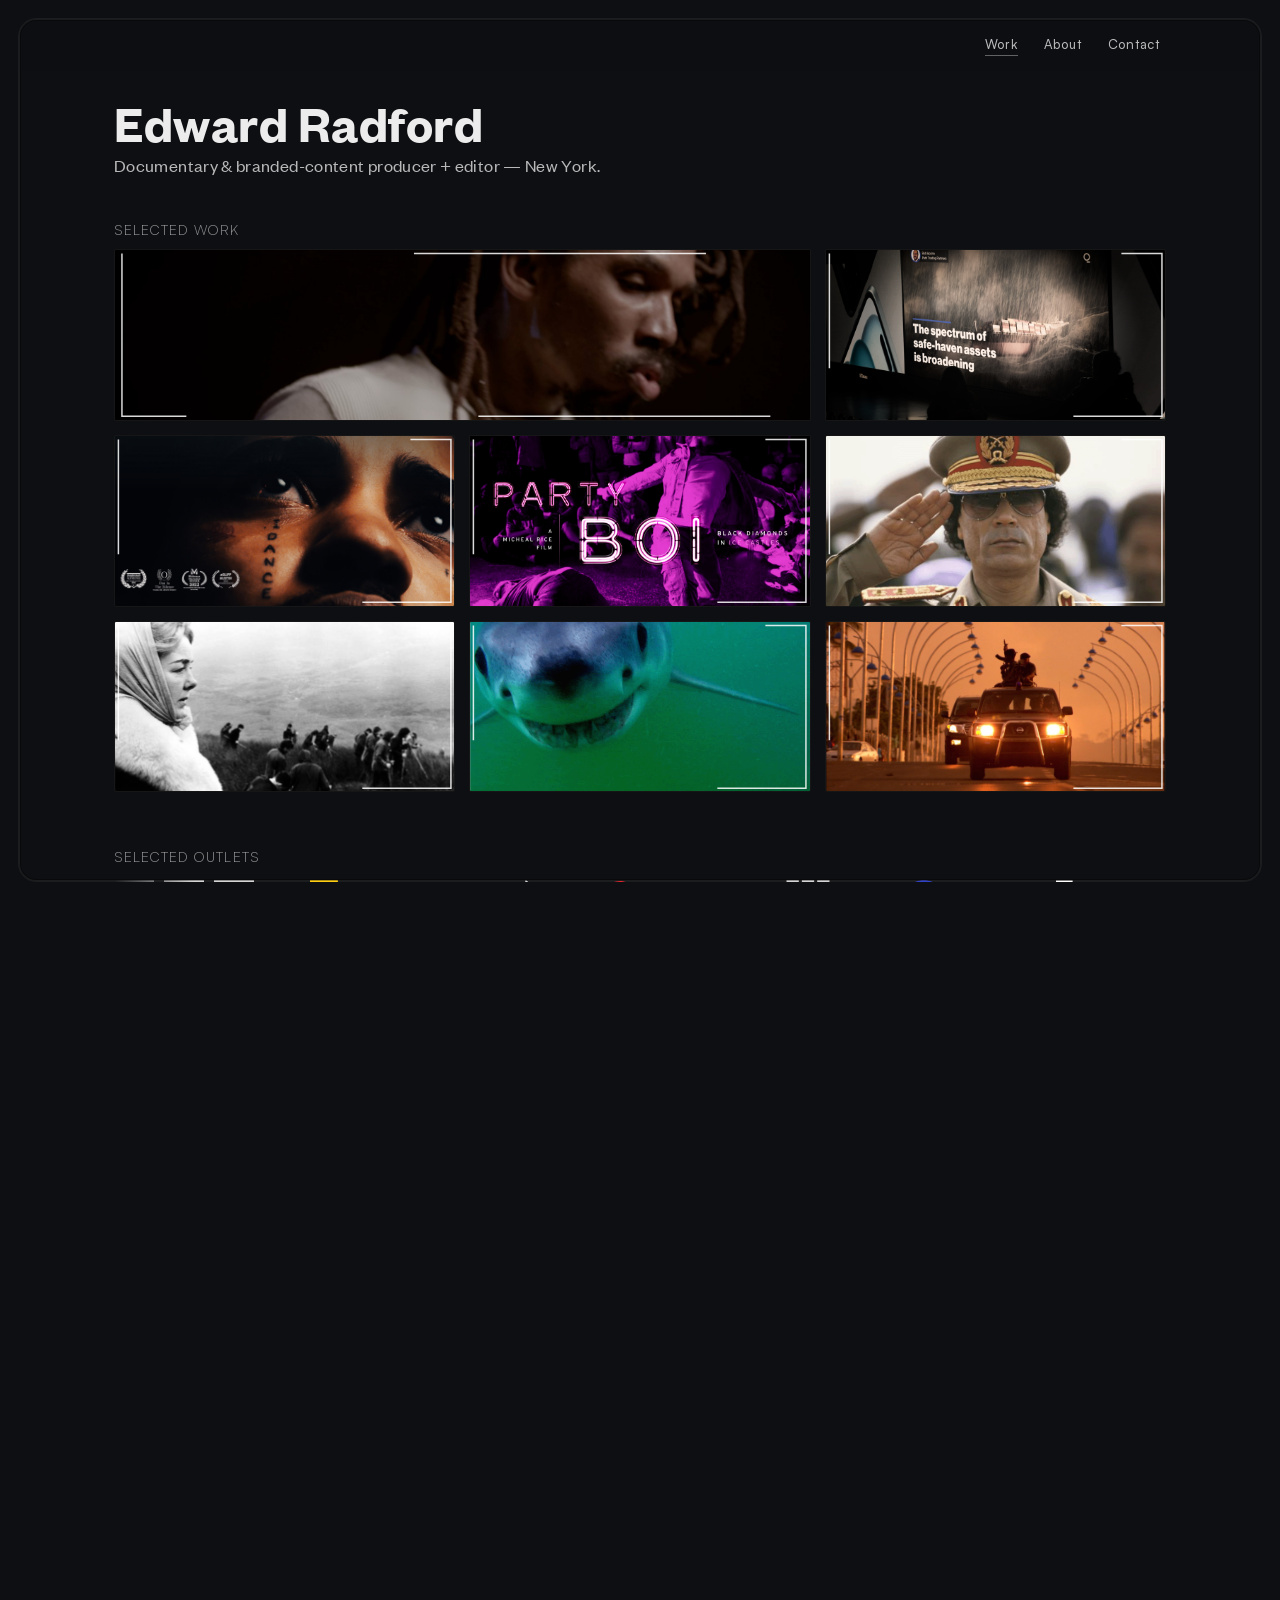
<file: index.html>
<!doctype html>
<html lang="en">
<head>
  <meta charset="utf-8" />
  <meta name="viewport" content="width=device-width, initial-scale=1" />

  <title>Edward Radford — Documentary &amp; Branded-Content Producer</title>
  <meta name="description" content="Edward Radford is an award-winning documentary and branded-content producer based in New York City. Selected work for BBC, National Geographic, Channel 4, Showtime, PBS, Bloomberg and others.">
  <meta name="author" content="Edward Radford">

  <link rel="canonical" href="https://edwardradford.com/">

  <!-- Open Graph -->
  <meta property="og:type" content="website">
  <meta property="og:site_name" content="Edward Radford">
  <meta property="og:title" content="Edward Radford — Documentary &amp; Branded-Content Producer">
  <meta property="og:description" content="Award-winning documentary and branded-content producer based in New York City. Selected work for BBC, National Geographic, Channel 4, Showtime, PBS, Bloomberg and others.">
  <meta property="og:url" content="https://edwardradford.com/">
  <meta property="og:image" content="https://edwardradford.com/assets/edward-portrait.jpg">
  <meta property="og:image:width" content="2887">
  <meta property="og:image:height" content="2861">
  <meta property="og:image:alt" content="Edward Radford">

  <!-- Twitter / X -->
  <meta name="twitter:card" content="summary_large_image">
  <meta name="twitter:title" content="Edward Radford — Documentary &amp; Branded-Content Producer">
  <meta name="twitter:description" content="Award-winning documentary and branded-content producer based in New York City.">
  <meta name="twitter:image" content="https://edwardradford.com/assets/edward-portrait.jpg">

  <!-- Favicon -->
  <link rel="icon" type="image/svg+xml" href="assets/favicon.svg">

  <!-- Structured data: Person -->
  <script type="application/ld+json">
  {
    "@context": "https://schema.org",
    "@type": "Person",
    "name": "Edward Radford",
    "jobTitle": "Documentary and branded-content producer",
    "url": "https://edwardradford.com/",
    "image": "https://edwardradford.com/assets/edward-portrait.jpg",
    "address": {
      "@type": "PostalAddress",
      "addressLocality": "New York",
      "addressRegion": "NY",
      "addressCountry": "US"
    },
    "sameAs": [
      "https://www.imdb.com/name/nm2208885/",
      "https://www.linkedin.com/in/edward-radford-nyc/"
    ]
  }
  </script>

  <link rel="stylesheet" href="site.css" />

</head>

<body>
  <header class="site-header">
    <div class="site-header__inner">
      <nav class="site-nav" aria-label="Primary">
        <a href="#work" class="is-active">Work</a>
        <a href="#about">About</a>
        <a href="#contact">Contact</a>
      </nav>
    </div>
  </header>

  <main class="page">
    <section class="hero" id="work">
      <h1 class="hero-title">Edward Radford</h1>
      <p class="hero-sub">Documentary &amp; branded-content producer + editor — New York.</p>
    </section>

    <section class="section">
      <h2 class="section-title">Selected work</h2>
      <section class="mosaic" id="mosaic" aria-label="Work mosaic"></section>
    </section>


    <section class="boast" aria-label="Selected outlets">
      <h2 class="section-title">Selected outlets</h2>

      <div class="logo-marquee">
        <div class="logo-marquee__track">
          <ul class="logo-marquee__list" aria-label="Selected outlets list">
            <li><img src="assets/svg/bbc.svg" alt="BBC"></li>
            <li><img class="logo--keep-color" src="assets/svg/nat-geo.svg" alt="National Geographic"></li>
            <li><img src="assets/svg/channel4.svg" alt="Channel 4"></li>
            <li><img class="logo--keep-color" src="assets/svg/showtime.svg" alt="Showtime"></li>
            <li><img src="assets/svg/bbc-four.svg" alt="BBC Four"></li>
            <li><img class="logo--keep-color" src="assets/svg/pbs.svg" alt="PBS"></li>
            <li><img class="logo--keep-color" src="assets/wide-angle-logo.png" alt="Wide Angle"></li>
            <li><img class="logo--keep-color" src="assets/svg/channel-5-uk.svg" alt="Channel 5"></li>
            <li><img class="logo--keep-color" src="assets/svg/discovery.svg" alt="Discovery"></li>
            <li><img class="logo--sm" src="assets/svg/abc-australia.svg" alt="ABC Australia"></li>
            <li><img src="assets/svg/bloomberg.svg" alt="Bloomberg"></li>
          </ul>
          <ul class="logo-marquee__list" aria-hidden="true">
            <li><img src="assets/svg/bbc.svg" alt=""></li>
            <li><img class="logo--keep-color" src="assets/svg/nat-geo.svg" alt=""></li>
            <li><img src="assets/svg/channel4.svg" alt=""></li>
            <li><img class="logo--keep-color" src="assets/svg/showtime.svg" alt=""></li>
            <li><img src="assets/svg/bbc-four.svg" alt=""></li>
            <li><img class="logo--keep-color" src="assets/svg/pbs.svg" alt=""></li>
            <li><img class="logo--keep-color" src="assets/wide-angle-logo.png" alt=""></li>
            <li><img class="logo--keep-color" src="assets/svg/channel-5-uk.svg" alt=""></li>
            <li><img class="logo--keep-color" src="assets/svg/discovery.svg" alt=""></li>
            <li><img class="logo--sm" src="assets/svg/abc-australia.svg" alt=""></li>
            <li><img src="assets/svg/bloomberg.svg" alt=""></li>
          </ul>
        </div>
      </div>
    </section>

    <section class="section" id="about">
      <h2 class="section-title">About</h2>

      <div class="about-text about-columns">
        <p class="section-body">Edward Radford is an award-winning documentary and branded-content producer + editor based in New York City.</p>

        <p class="section-body">Most recently, his creative for Bloomberg Media Studios was recognized by the Financial Communications Society with its <span class="award">Gold Award for Best Branded Content</span>.</p>

        <p class="section-body">He produced <em>BLACK AS U R</em> (Executive Producer: Billy Porter), Micheal Rice’s kaleidoscopic journey through the fault lines of race, gender and sexuality in America. The film received, among other honours, the inaugural <span class="award">Out in the Silence Award</span> at Frameline 46, the <span class="award">Panavision Award for Outstanding Feature</span> at the 4th Micheaux Film Festival, and the <span class="award">Chevrolet Changemaker Award</span> at the 34th NewFest Film Festival.</p>

        <p class="section-body">His previous feature documentary, <em>Party Boi: Black Diamonds in Ice Castles</em> (Director: Micheal Rice), was honoured with the <span class="award">Programmers’ Award for Best Documentary Feature</span> at the 28th Pan-African Arts &amp; Film Festival, as well as a <span class="award">Mayoral Citation from the City of Baltimore</span>.</p>

        <p class="section-body">Prior to focusing on producing, he was one of London’s first-call editors and a sought-after director of photography. He edited the BBC4 <em>Storyville</em> feature documentaries <em>Black Beach</em> and <em>Mad Dog</em> (Director: Christopher Olgiati). <em>Endgames of a Psychopath</em> (Channel 4, Director: Paddy Wivell), which he both photographed and edited, received a five-star review from <em>The Times</em>.</p>
      </div>
    </section>

    <section class="section" id="awards">
      <h2 class="section-title">Selected awards</h2>
      <ul class="awards-list">
        <li>
          <span class="award">Silver · Best Campaign — Non-Scripted &amp; Documentary</span>
          <span class="awards-context">Telly Awards, 47th Annual · <em>YoungArts Presents: Joseph Webb</em> · 2026</span>
        </li>
        <li>
          <span class="award">Gold · Best Branded Content</span>
          <span class="awards-context">Financial Communications Society, 30th Portfolio Awards · Bloomberg · 2024</span>
        </li>
        <li>
          <span class="award">Out in the Silence Award</span>
          <span class="awards-context">Frameline 46 · <em>BLACK AS U R</em> · 2022</span>
        </li>
        <li>
          <span class="award">Panavision Award for Outstanding Feature</span>
          <span class="awards-context">4th Micheaux Film Festival · <em>BLACK AS U R</em> · 2022</span>
        </li>
        <li>
          <span class="award">Chevrolet Changemaker Award</span>
          <span class="awards-context">34th NewFest · <em>BLACK AS U R</em> · 2022</span>
        </li>
        <li>
          <span class="award">Programmers’ Award · Best Documentary Feature</span>
          <span class="awards-context">28th Pan-African Arts &amp; Film Festival · <em>Party Boi: Black Diamonds in Ice Castles</em> · 2018</span>
        </li>
      </ul>
    </section>

    <section class="section" id="contact">
      <h2 class="section-title">Contact</h2>
      <ul class="contact-list" aria-label="Profile links">
        <li><a href="https://www.imdb.com/name/nm2208885/" target="_blank" rel="noopener noreferrer">IMDb</a></li>
        <li><a href="https://www.linkedin.com/in/edward-radford-nyc/" target="_blank" rel="noopener noreferrer">LinkedIn</a></li>
      </ul>
    </section>
  </main>

  <script src="mosaic.js"></script>

 <script>
  (() => {
    const navLinks = Array.from(document.querySelectorAll('.site-nav a[href^="#"]'));
    const sections = navLinks
      .map(a => document.querySelector(a.getAttribute("href")))
      .filter(Boolean);

    if (!navLinks.length || !sections.length) return;

    const setActive = (id) => {
      navLinks.forEach(a => {
        a.classList.toggle("is-active", a.getAttribute("href") === `#${id}`);
      });
    };

    // Force scroll + immediate highlight on click
    navLinks.forEach(a => {
      a.addEventListener("click", (e) => {
        const sel = a.getAttribute("href");
        const target = document.querySelector(sel);
        if (!target) return;

        e.preventDefault();
        setActive(target.id); // <-- immediate
        target.scrollIntoView({ behavior: "smooth", block: "start" });
        history.pushState(null, "", sel);
      });
    });

    // Observer updates highlight while scrolling
    const io = new IntersectionObserver((entries) => {
      const visible = entries
        .filter(e => e.isIntersecting)
        .sort((a,b) => b.intersectionRatio - a.intersectionRatio)[0];

      if (visible?.target?.id) setActive(visible.target.id);
    }, {
      threshold: [0.05, 0.15, 0.3],
      rootMargin: "-15% 0px -70% 0px"
    });

    sections.forEach(s => io.observe(s));

    // initial state based on hash or default
    const initial = (location.hash && document.querySelector(location.hash)?.id) || sections[0].id;
    setActive(initial);
  })();
</script>

<div class="clip-modal" id="clipModal" aria-hidden="true">
  <div class="clip-backdrop" data-clip-close></div>

  <div class="clip-panel" role="dialog" aria-modal="true" aria-label="Clip">
    <button class="clip-x" type="button" aria-label="Close clip" data-clip-close>X</button>
    <div class="clip-media" id="clipMedia"></div>
  </div>
</div>

</body>
</html>
</file>
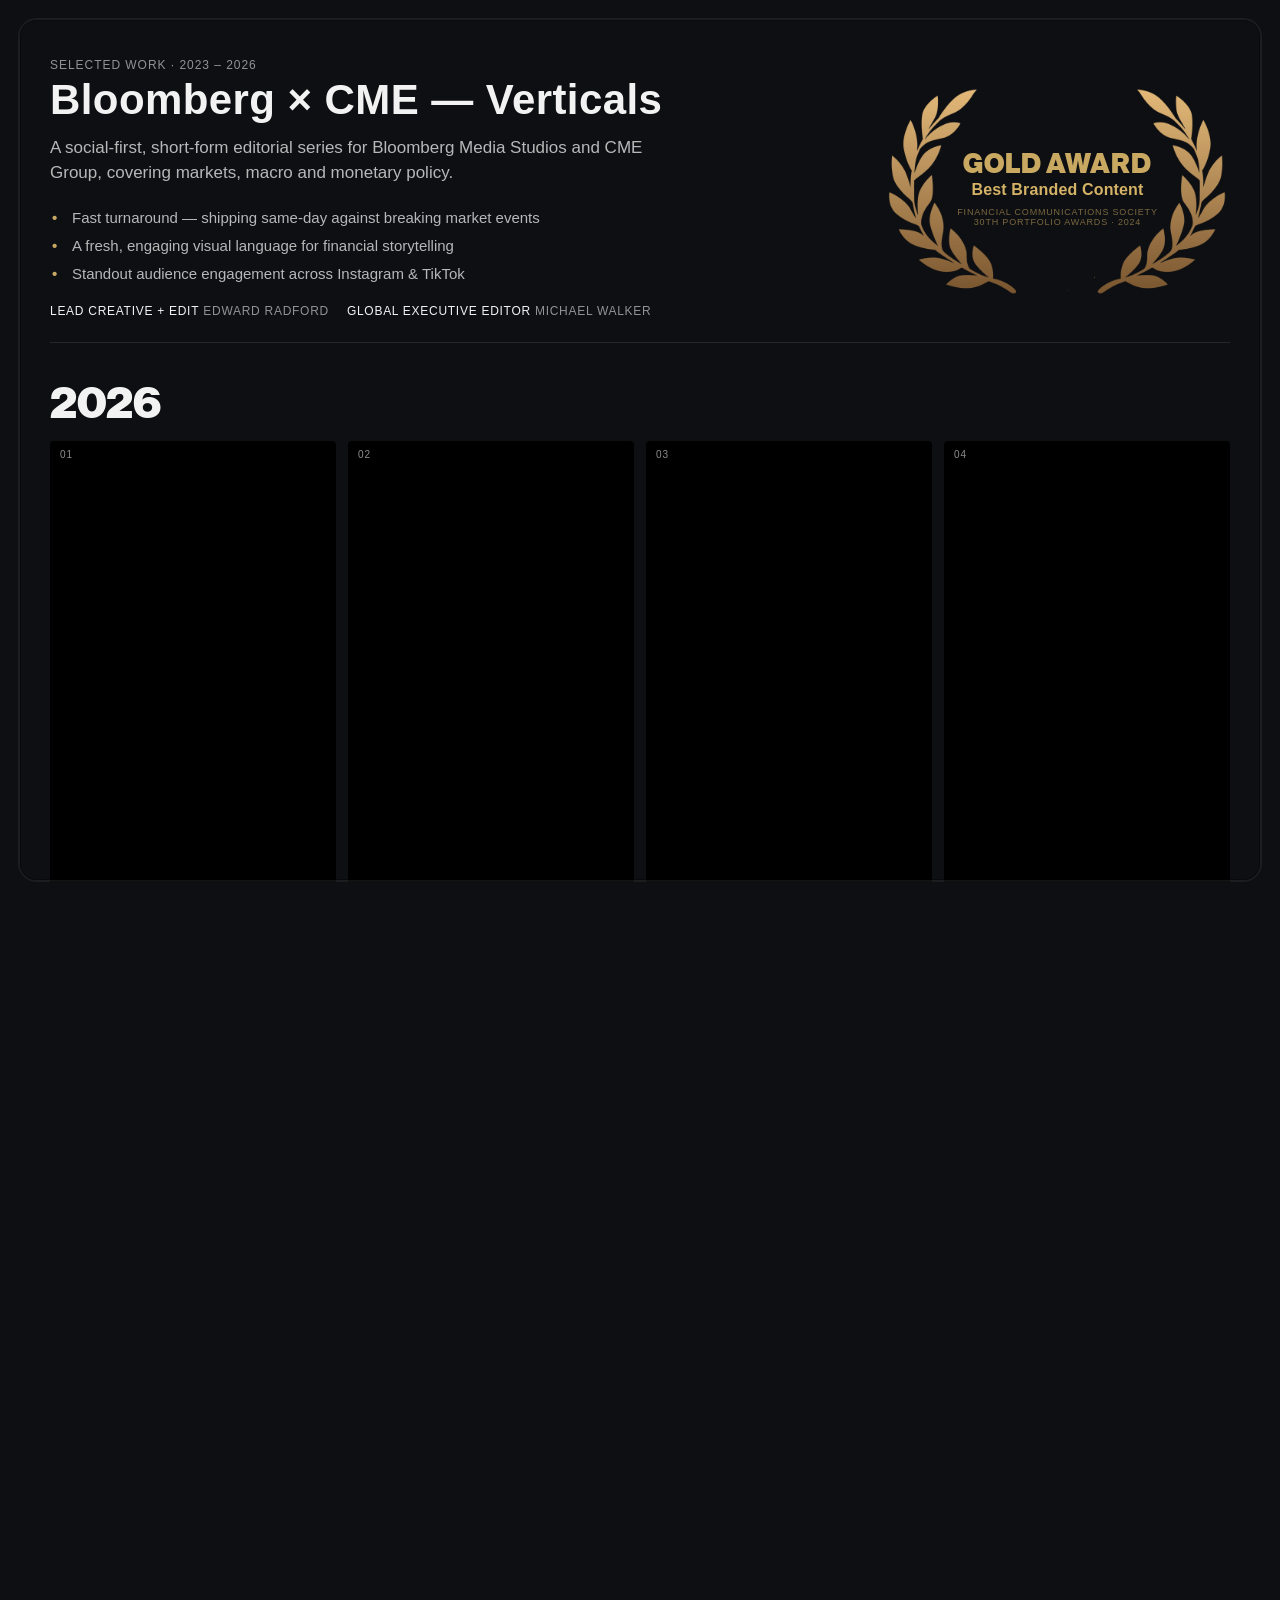
<file: showcase/bloomberg-cme/index.html>
<!doctype html>
<html lang="en">
<head>
  <meta charset="utf-8">
  <meta name="viewport" content="width=device-width, initial-scale=1">
  <meta name="robots" content="noindex, nofollow">
  <title>Bloomberg × CME — Verticals · Edward Radford</title>
  <meta name="description" content="Selected short-form editorial verticals from a multi-year series for Bloomberg Media Studios and CME Group. Edit + creative by Edward Radford.">
  <link rel="icon" type="image/svg+xml" href="/assets/favicon.svg">
  <style>
    /* Bloomberg BW Haas Grotesk Black — matches chart.html titles.
       Used with permission (Michael Walker / Bloomberg Media Studios). */
    @font-face {
      font-family: "BW Haas Grot CP Web 95 Blk";
      src: url("haas-black.woff2") format("woff2"),
           url("haas-black.woff")  format("woff");
      font-weight: 900;
      font-style: normal;
      font-display: swap;
    }

    :root{
      --bg: #0e0f12;
      --fg: rgba(255,255,255,.95);
      --fg-mid: rgba(255,255,255,.70);
      --fg-dim: rgba(255,255,255,.55);
      --line: rgba(255,255,255,.10);
      --radius: 18px;
    }

    *{ box-sizing: border-box; }
    html, body{ margin:0; }

    body{
      background: var(--bg);
      color: var(--fg);
      font-family: "Founders Grotesk", -apple-system, "SF Pro Display", Helvetica, Arial, sans-serif;
      -webkit-font-smoothing: antialiased;
      min-height: 100vh;
      padding: 18px; /* matches frame inset — same as edwardradford.com main page */
    }

    /* Inset "matte" frame ON TOP — same as main site */
    body::after{
      content: "";
      position: fixed;
      inset: 18px;
      border-radius: var(--radius);
      pointer-events: none;
      z-index: 9999;
      box-shadow:
        0 0 0 9999px var(--bg),                 /* matte */
        inset 0 0 0 1px rgba(255,255,255,.08),  /* inner highlight */
        inset 0 0 0 2px rgba(0,0,0,.35);        /* subtle depth */
      border: 1px solid rgba(255,255,255,.06);
    }

    .wrap{
      max-width: 1400px;
      margin: 0 auto;
      padding: 40px clamp(16px, 3vw, 32px) 80px;
    }

    /* Award badge (FCS Gold, for the very body of work below) */
    .award-badge{
      position: relative;
      width: 345px;
      max-width: 100%;
      aspect-ratio: 900 / 621;
      color: #c9a962;
    }

    .award-badge__laurels{
      position: absolute;
      inset: 0;
      width: 100%;
      height: 100%;
      object-fit: contain;
      pointer-events: none;
      user-select: none;
    }

    .award-badge__body{
      position: absolute;
      inset: 0;
      display: flex;
      flex-direction: column;
      align-items: center;
      justify-content: center;
      text-align: center;
      line-height: 1.15;
    }

    .award-badge__prize{
      font-family: "BW Haas Grot CP Web 95 Blk", "Founders Grotesk", -apple-system, sans-serif;
      font-size: 27px;
      font-weight: 900;
      letter-spacing: .04em;
      text-transform: uppercase;
      line-height: 1;
    }

    .award-badge__cat{
      font-family: "Founders Grotesk", -apple-system, "SF Pro Display", Helvetica, Arial, sans-serif;
      font-size: 16px;
      font-weight: 700;
      letter-spacing: .01em;
      margin-top: 5px;
      color: rgba(212, 178, 102, 1);
    }

    .award-badge__provenance{
      font-family: "Satoshi", -apple-system, "SF Pro Display", Helvetica, Arial, sans-serif;
      font-size: 9px;
      text-transform: uppercase;
      letter-spacing: .09em;
      color: rgba(201, 169, 98, .58);
      margin-top: 8px;
    }

    .hero{
      display: flex;
      align-items: center;
      gap: clamp(28px, 5vw, 72px);
      padding-bottom: 24px;
      border-bottom: 1px solid var(--line);
      margin-bottom: 36px;
    }
    .hero header{ flex: 1 1 auto; min-width: 0; }
    .hero .award-badge{ flex: 0 0 auto; }

    @media (max-width: 760px){
      .hero{ flex-direction: column; align-items: flex-start; gap: 28px; }
    }

    header{
      display: flex;
      flex-direction: column;
      gap: 6px;
    }

    .eyebrow{
      font-family: "Satoshi", -apple-system, "SF Pro Display", Helvetica, Arial, sans-serif;
      font-size: 12px;
      font-weight: 300;
      text-transform: uppercase;
      letter-spacing: .08em;
      color: var(--fg-dim);
    }

    h1{
      margin: 0;
      font-size: clamp(28px, 4vw, 42px);
      font-weight: 600;
      letter-spacing: .01em;
      line-height: 1.05;
    }

    .lede{
      margin: 8px 0 0;
      color: var(--fg-mid);
      font-size: clamp(14px, 1.5vw, 17px);
      line-height: 1.45;
      max-width: 68ch;
    }

    .credits{
      display: flex;
      flex-wrap: wrap;
      gap: 4px 18px;
      margin-top: 14px;
      font-family: "Satoshi", -apple-system, "SF Pro Display", Helvetica, Arial, sans-serif;
      font-size: 12px;
      letter-spacing: .06em;
      text-transform: uppercase;
      color: var(--fg-dim);
    }
    .credits strong{ color: var(--fg); font-weight: 500; }

    /* Selling-point highlights under the lede */
    .highlights{
      list-style: none;
      margin: 16px 0 0;
      padding: 0;
      display: flex;
      flex-direction: column;
      gap: 7px;
    }
    .highlights li{
      position: relative;
      padding-left: 22px;
      font-size: 15px;
      line-height: 1.4;
      color: var(--fg-mid);
      max-width: 62ch;
    }
    .highlights li::before{
      content: "•";
      position: absolute;
      left: 2px;
      top: -0.5px;
      color: #c9a962;
      font-weight: 700;
    }

    /* Year sections */
    .year-section + .year-section{
      margin-top: 44px;
      padding-top: 32px;
      border-top: 1px solid var(--line);
    }

    .year-header{
      display: flex;
      align-items: baseline;
      gap: 14px;
      margin-bottom: 18px;
    }

    .year-num{
      margin: 0;
      font-family: "BW Haas Grot CP Web 95 Blk", "Founders Grotesk", -apple-system, sans-serif;
      font-size: clamp(30px, 3.5vw, 44px);
      font-weight: 900;
      letter-spacing: -.01em;
      line-height: 1;
    }

    .year-sub{
      font-family: "Satoshi", -apple-system, "SF Pro Display", Helvetica, Arial, sans-serif;
      font-size: 12px;
      font-weight: 300;
      text-transform: uppercase;
      letter-spacing: .08em;
      color: var(--fg-dim);
    }

    .grid{
      display: grid;
      grid-template-columns: repeat(4, 1fr);
      gap: 12px;
    }
    @media (max-width: 1000px){ .grid{ grid-template-columns: repeat(3, 1fr); } }
    @media (max-width: 640px){ .grid{ grid-template-columns: repeat(2, 1fr); gap: 8px; } }

    .tile{
      position: relative;
      aspect-ratio: 9 / 16;
      background: #000;
      border-radius: 4px;
      overflow: hidden;
      cursor: pointer;
      transition: transform 180ms ease, box-shadow 180ms ease;
    }

    .tile::before{
      content: "";
      position: absolute;
      inset: 0;
      background: linear-gradient(180deg, transparent 60%, rgba(0,0,0,.75) 100%);
      pointer-events: none;
      z-index: 2;
    }

    .tile:hover{
      transform: translateY(-2px);
      box-shadow: 0 6px 24px rgba(0,0,0,.4);
    }

    .tile iframe{
      position: absolute;
      inset: 0;
      width: 100%;
      height: 100%;
      border: 0;
      pointer-events: none;
    }

    /* YouTube embeds are 16:9 by default — scale up and center-crop to fill 9:16 */
    .tile iframe.yt{
      width: 300%;
      height: 100%;
      left: -100%;
    }

    .tile__label{
      position: absolute;
      left: 10px;
      right: 10px;
      bottom: 10px;
      z-index: 3;
      color: var(--fg);
      font-size: 13px;
      font-weight: 500;
      letter-spacing: .01em;
      line-height: 1.25;
    }

    .tile__num{
      position: absolute;
      top: 8px;
      left: 10px;
      z-index: 3;
      font-family: "Satoshi", -apple-system, "SF Pro Display", Helvetica, Arial, sans-serif;
      font-size: 10px;
      font-weight: 300;
      letter-spacing: .1em;
      color: var(--fg-dim);
    }

    /* Placeholder tiles — awaiting Vimeo uploads */
    .tile--placeholder{
      cursor: default;
      background: transparent;
      box-shadow: inset 0 0 0 1px rgba(255,255,255,.10);
      opacity: .82;
    }
    .tile--placeholder::before{ display: none; }
    .tile--placeholder:hover{ transform: none; box-shadow: inset 0 0 0 1px rgba(255,255,255,.10); }
    .tile__placeholder-mark{
      position: absolute;
      inset: 0;
      display: flex;
      align-items: center;
      justify-content: center;
      z-index: 2;
      color: rgba(255,255,255,.28);
      font-family: "Satoshi", -apple-system, "SF Pro Display", Helvetica, Arial, sans-serif;
      font-size: 22px;
      letter-spacing: .35em;
      padding-left: .35em; /* recentre optically */
    }

    /* Lightbox */
    .lightbox{
      position: fixed;
      inset: 0;
      z-index: 1000;
      display: none;
      align-items: center;
      justify-content: center;
      background: rgba(0,0,0,.94);
      padding: 20px;
    }
    .lightbox[data-open="true"]{ display: flex; }

    .lightbox__inner{
      position: relative;
      aspect-ratio: 9 / 16;
      height: min(90vh, 780px);
      max-width: 90vw;
    }

    .lightbox__inner iframe{
      width: 100%;
      height: 100%;
      border: 0;
      border-radius: 4px;
    }

    .lightbox__close{
      position: absolute;
      top: 20px;
      right: 24px;
      background: transparent;
      border: 0;
      color: var(--fg);
      font-size: 22px;
      font-family: inherit;
      cursor: pointer;
      padding: 6px 10px;
      line-height: 1;
    }
    .lightbox__close:hover{ opacity: .7; }

    footer{
      margin-top: 48px;
      padding-top: 24px;
      border-top: 1px solid var(--line);
      color: var(--fg-dim);
      font-size: 13px;
      display: flex;
      justify-content: space-between;
      flex-wrap: wrap;
      gap: 12px;
    }
    footer a{
      color: var(--fg-mid);
      text-decoration: none;
      border-bottom: 1px solid var(--line);
      padding-bottom: 1px;
    }
    footer a:hover{ color: var(--fg); }
  </style>
</head>
<body>
  <div class="wrap">
    <div class="hero">
      <header>
        <span class="eyebrow">Selected work · 2023 – 2026</span>
        <h1>Bloomberg × CME — Verticals</h1>
        <p class="lede">A social-first, short-form editorial series for Bloomberg Media Studios and CME Group, covering markets, macro and monetary policy.</p>
        <ul class="highlights">
          <li>Fast turnaround — shipping same-day against breaking market events</li>
          <li>A fresh, engaging visual language for financial storytelling</li>
          <li>Standout audience engagement across Instagram &amp; TikTok</li>
        </ul>
        <div class="credits">
          <span><strong>Lead Creative + Edit</strong> Edward Radford</span>
          <span><strong>Global Executive Editor</strong> Michael Walker</span>
        </div>
      </header>

      <div class="award-badge" aria-label="Financial Communications Society Gold Award">
        <img class="award-badge__laurels" src="fcs-laurels.png" alt="" aria-hidden="true">
        <div class="award-badge__body">
          <div class="award-badge__prize">Gold Award</div>
          <div class="award-badge__cat">Best Branded Content</div>
          <div class="award-badge__provenance">Financial Communications Society<br>30th Portfolio Awards · 2024</div>
        </div>
      </div>
    </div>

    <section class="year-section" id="y-2026">
      <div class="year-header">
        <h2 class="year-num">2026</h2>
      </div>
      <div class="grid" data-year="2026"></div>
    </section>

    <section class="year-section" id="y-2025">
      <div class="year-header">
        <h2 class="year-num">2025</h2>
      </div>
      <div class="grid" data-year="2025"></div>
    </section>

    <section class="year-section" id="y-2024">
      <div class="year-header">
        <h2 class="year-num">2024</h2>
      </div>
      <div class="grid" data-year="2024"></div>
    </section>

    <section class="year-section" id="y-2023">
      <div class="year-header">
        <h2 class="year-num">2023</h2>
      </div>
      <div class="grid" data-year="2023"></div>
    </section>

    <section class="year-section" id="y-2022">
      <div class="year-header">
        <h2 class="year-num">2022</h2>
      </div>
      <div class="grid" data-year="2022"></div>
    </section>

    <footer>
      <span>Silent previews via Vimeo and YouTube Shorts. Click any tile for full playback with sound.</span>
      <span>© Bloomberg Media Studios</span>
    </footer>
  </div>

  <div class="lightbox" id="lightbox" data-open="false" role="dialog" aria-modal="true" aria-label="Video">
    <button class="lightbox__close" id="lightboxClose" aria-label="Close">✕</button>
    <div class="lightbox__inner" id="lightboxInner"></div>
  </div>

  <script>
    // kind: "vimeo" | "youtube"
    // For 2025 videos with both, we prefer vimeo (cleaner silent-autoplay experience).
    const YEARS = [
      {
        year: 2026,
        videos: [
          { kind: "vimeo", id: "1217466804", label: "Yen" },
          { kind: "vimeo", id: "1209277422", label: "Hyperinflation" },
          { kind: "vimeo", id: "1209280052", label: "De-dollarization" },
          { kind: "youtube", id: "J8ks-dAPbJs", label: "AI" }
        ]
      },
      {
        year: 2025,
        videos: [
          { kind: "youtube", id: "VhV8RWfetLA", label: "OPEC+ Slows" },
          { kind: "youtube", id: "gMGnQkrVOx8", label: "Small Caps" },
          { kind: "vimeo",   id: "1069577188", hash: "52026ff97f", label: "S&P 500" },
          { kind: "vimeo",   id: "1209281180", label: "Gold & Rate Cuts" }
        ]
      },
      {
        year: 2024,
        videos: [
          { kind: "vimeo", id: "1209281181", label: "Inflation Waves" },
          { kind: "vimeo", id: "1209281182", label: "Fed v ECB" },
          { kind: "vimeo", id: "1209281183", label: "Zero Rate Cuts?" },
          { kind: "vimeo", id: "1209398628", label: "Credit Rating" }
        ]
      },
      {
        year: 2023,
        videos: [
          { kind: "vimeo", id: "853785539", label: "Inversion" },
          { kind: "vimeo", id: "880630251", label: "September CPI" },
          { kind: "vimeo", id: "852645833", label: "Gold Supply" },
          { kind: "vimeo", id: "839129646", label: "Inversion" }
        ]
      },
      {
        year: 2022,
        videos: [
          { kind: "vimeo", id: "821801715", label: "Tightening Cycles" },
          { kind: "vimeo", id: "836323178", label: "M2" },
          { kind: "vimeo", id: "806072214", label: "Blue-White Collar" }
        ]
      }
    ];

    const lightbox = document.getElementById("lightbox");
    const lightboxInner = document.getElementById("lightboxInner");
    const lightboxClose = document.getElementById("lightboxClose");

    function tileEmbedSrc(v){
      if (v.kind === "vimeo") {
        const h = v.hash ? `h=${v.hash}&` : "";
        return `https://player.vimeo.com/video/${v.id}?${h}background=1&muted=1&loop=1&autoplay=1&title=0&byline=0&portrait=0`;
      }
      // youtube shorts silent-loop
      return `https://www.youtube.com/embed/${v.id}?autoplay=1&mute=1&loop=1&playlist=${v.id}&controls=0&showinfo=0&modestbranding=1&iv_load_policy=3&fs=0&disablekb=1&playsinline=1&rel=0`;
    }

    function lightboxEmbed(v){
      if (v.kind === "vimeo") {
        const h = v.hash ? `h=${v.hash}&` : "";
        return `<iframe src="https://player.vimeo.com/video/${v.id}?${h}autoplay=1&title=0&byline=0&portrait=0" allow="autoplay; fullscreen; picture-in-picture" allowfullscreen></iframe>`;
      }
      return `<iframe src="https://www.youtube.com/embed/${v.id}?autoplay=1&modestbranding=1&rel=0&playsinline=1" allow="autoplay; fullscreen; picture-in-picture" allowfullscreen></iframe>`;
    }

    // Build tiles for each year section
    YEARS.forEach(section => {
      const grid = document.querySelector(`.grid[data-year="${section.year}"]`);
      if (!grid) return;
      section.videos.forEach((v, i) => {
        const tile = document.createElement("div");
        const isPlaceholder = v.kind === "placeholder";
        tile.className = "tile" + (isPlaceholder ? " tile--placeholder" : "");
        tile.dataset.kind = v.kind;
        if (v.id) tile.dataset.id = v.id;
        if (v.hash) tile.dataset.hash = v.hash;
        if (!isPlaceholder) {
          tile.setAttribute("role", "button");
          tile.setAttribute("tabindex", "0");
          tile.setAttribute("aria-label", `Play ${v.label}`);
        } else {
          tile.setAttribute("aria-label", "Placeholder — coming soon");
        }
        const num = String(i + 1).padStart(2, "0");
        tile.innerHTML = isPlaceholder
          ? `<span class="tile__num">${num}</span><span class="tile__placeholder-mark">···</span>`
          : `<span class="tile__num">${num}</span><span class="tile__label">${v.label}</span>`;
        grid.appendChild(tile);
      });
    });

    // Lazy-init iframes as tiles come into view
    const io = new IntersectionObserver((entries) => {
      entries.forEach((entry) => {
        const tile = entry.target;
        if (entry.isIntersecting && !tile.querySelector("iframe") && tile.dataset.kind !== "placeholder") {
          const v = { kind: tile.dataset.kind, id: tile.dataset.id, hash: tile.dataset.hash };
          const iframe = document.createElement("iframe");
          iframe.src = tileEmbedSrc(v);
          iframe.setAttribute("allow", "autoplay; encrypted-media");
          iframe.setAttribute("loading", "lazy");
          if (v.kind === "youtube") iframe.classList.add("yt");
          tile.insertBefore(iframe, tile.firstChild);
        }
      });
    }, { rootMargin: "300px" });

    document.querySelectorAll(".tile").forEach((t) => io.observe(t));

    // Lightbox
    function openLightbox(v) {
      lightboxInner.innerHTML = lightboxEmbed(v);
      lightbox.dataset.open = "true";
      document.body.style.overflow = "hidden";
    }
    function closeLightbox() {
      lightboxInner.innerHTML = "";
      lightbox.dataset.open = "false";
      document.body.style.overflow = "";
    }
    function tileToV(tile){
      return { kind: tile.dataset.kind, id: tile.dataset.id, hash: tile.dataset.hash };
    }

    document.addEventListener("click", (e) => {
      const tile = e.target.closest(".tile");
      if (tile && tile.dataset.kind !== "placeholder") openLightbox(tileToV(tile));
    });

    document.addEventListener("keydown", (e) => {
      if ((e.key === "Enter" || e.key === " ") && e.target.classList?.contains("tile") && e.target.dataset.kind !== "placeholder") {
        e.preventDefault();
        openLightbox(tileToV(e.target));
      }
      if (e.key === "Escape" && lightbox.dataset.open === "true") closeLightbox();
    });

    lightboxClose.addEventListener("click", closeLightbox);
    lightbox.addEventListener("click", (e) => { if (e.target === lightbox) closeLightbox(); });
  </script>
</body>
</html>
</file>
<file: site.css>
/* ==========================================================================
   Edward Radford — site.css (cleaned + conflict-free, Dec 2025)
   Mosaic tiles + spill-down drawers + sticky nav + inset matte frame
   ========================================================================== */

/* -----------------------------
   Klim trial fonts — for design exploration only.
   DO NOT deploy to live site; trial licence forbids production use.
   Remove these @font-face blocks before pushing to GitHub.
   ----------------------------- */
@font-face{
  font-family: "Test Untitled Sans";
  src: url("assets/fonts/trials/test-untitled-sans-vf-roman.woff2") format("woff2-variations");
  font-weight: 100 900;
  font-style: normal;
  font-display: swap;
}
@font-face{
  font-family: "Test Untitled Sans";
  src: url("assets/fonts/trials/test-untitled-sans-vf-italic.woff2") format("woff2-variations");
  font-weight: 100 900;
  font-style: italic;
  font-display: swap;
}
@font-face{
  font-family: "Test Family";
  src: url("assets/fonts/trials/test-family-vf-roman.woff2") format("woff2-variations");
  font-weight: 100 900;
  font-style: normal;
  font-display: swap;
}
@font-face{
  font-family: "Test Family";
  src: url("assets/fonts/trials/test-family-vf-italic.woff2") format("woff2-variations");
  font-weight: 100 900;
  font-style: italic;
  font-display: swap;
}
@font-face{
  font-family: "Test Geograph";
  src: url("assets/fonts/trials/test-geograph-vf-roman.woff2") format("woff2-variations");
  font-weight: 100 900;
  font-style: normal;
  font-display: swap;
}
@font-face{
  font-family: "Test Geograph";
  src: url("assets/fonts/trials/test-geograph-vf-italic.woff2") format("woff2-variations");
  font-weight: 100 900;
  font-style: italic;
  font-display: swap;
}
@font-face{
  font-family: "Test Die Grotesk";
  src: url("assets/fonts/trials/test-die-grotesk-vf-roman.woff2") format("woff2-variations");
  font-weight: 100 900;
  font-style: normal;
  font-display: swap;
}
@font-face{
  font-family: "Test Die Grotesk";
  src: url("assets/fonts/trials/test-die-grotesk-vf-italic.woff2") format("woff2-variations");
  font-weight: 100 900;
  font-style: italic;
  font-display: swap;
}

/* Söhne — static individual weights (no variable trial available) */
@font-face{
  font-family: "Test Söhne";
  src: url("assets/fonts/trials/test-soehne-extraleicht.woff2") format("woff2");
  font-weight: 200;
  font-style: normal;
  font-display: swap;
}
@font-face{
  font-family: "Test Söhne";
  src: url("assets/fonts/trials/test-soehne-leicht.woff2") format("woff2");
  font-weight: 300;
  font-style: normal;
  font-display: swap;
}
@font-face{
  font-family: "Test Söhne";
  src: url("assets/fonts/trials/test-soehne-buch.woff2") format("woff2");
  font-weight: 400;
  font-style: normal;
  font-display: swap;
}
@font-face{
  font-family: "Test Söhne";
  src: url("assets/fonts/trials/test-soehne-kraftig.woff2") format("woff2");
  font-weight: 500;
  font-style: normal;
  font-display: swap;
}
@font-face{
  font-family: "Test Söhne";
  src: url("assets/fonts/trials/test-soehne-halbfett.woff2") format("woff2");
  font-weight: 600;
  font-style: normal;
  font-display: swap;
}
@font-face{
  font-family: "Test Söhne";
  src: url("assets/fonts/trials/test-soehne-dreiviertelfett.woff2") format("woff2");
  font-weight: 700;
  font-style: normal;
  font-display: swap;
}

/* Founders Grotesk — display version, static individual weights */
@font-face{
  font-family: "Test Founders Grotesk";
  src: url("assets/fonts/trials/test-founders-grotesk-regular.woff2") format("woff2");
  font-weight: 400;
  font-style: normal;
  font-display: swap;
}
@font-face{
  font-family: "Test Founders Grotesk";
  src: url("assets/fonts/trials/test-founders-grotesk-medium.woff2") format("woff2");
  font-weight: 500;
  font-style: normal;
  font-display: swap;
}
@font-face{
  font-family: "Test Founders Grotesk";
  src: url("assets/fonts/trials/test-founders-grotesk-semibold.woff2") format("woff2");
  font-weight: 600;
  font-style: normal;
  font-display: swap;
}
@font-face{
  font-family: "Test Founders Grotesk";
  src: url("assets/fonts/trials/test-founders-grotesk-bold.woff2") format("woff2");
  font-weight: 700;
  font-style: normal;
  font-display: swap;
}

/* -----------------------------
   Founders Grotesk (Klim, licensed) — production hero face
   ----------------------------- */
@font-face{
  font-family: "Founders Grotesk";
  src: url("assets/fonts/founders-grotesk-light.woff2") format("woff2");
  font-weight: 300;
  font-style: normal;
  font-display: swap;
}
@font-face{
  font-family: "Founders Grotesk";
  src: url("assets/fonts/founders-grotesk-regular.woff2") format("woff2");
  font-weight: 400;
  font-style: normal;
  font-display: swap;
}
@font-face{
  font-family: "Founders Grotesk";
  src: url("assets/fonts/founders-grotesk-medium.woff2") format("woff2");
  font-weight: 500;
  font-style: normal;
  font-display: swap;
}
@font-face{
  font-family: "Founders Grotesk";
  src: url("assets/fonts/founders-grotesk-semibold.woff2") format("woff2");
  font-weight: 600;
  font-style: normal;
  font-display: swap;
}

/* -----------------------------
   Fonts (self-hosted, variable WOFF2)
   ----------------------------- */
@font-face{
  font-family: "Satoshi";
  src: url("assets/fonts/Satoshi_Complete/Fonts/WEB/fonts/Satoshi-Variable.woff2") format("woff2-variations");
  font-weight: 300 900;
  font-style: normal;
  font-display: swap;
}

@font-face{
  font-family: "Satoshi";
  src: url("assets/fonts/Satoshi_Complete/Fonts/WEB/fonts/Satoshi-VariableItalic.woff2") format("woff2-variations");
  font-weight: 300 900;
  font-style: italic;
  font-display: swap;
}

@font-face{
  font-family: "General Sans";
  src: url("assets/fonts/GeneralSans_Complete/Fonts/WEB/fonts/GeneralSans-Variable.woff2") format("woff2-variations");
  font-weight: 200 700;
  font-style: normal;
  font-display: swap;
}

@font-face{
  font-family: "General Sans";
  src: url("assets/fonts/GeneralSans_Complete/Fonts/WEB/fonts/GeneralSans-VariableItalic.woff2") format("woff2-variations");
  font-weight: 200 700;
  font-style: italic;
  font-display: swap;
}

:root{
  --bg: #0e0f12;
  --ink: rgba(255,255,255,.92);
  --muted: rgba(255,255,255,.70);

  --line: rgba(255,255,255,.10);
  --lineSoft: rgba(255,255,255,.06);
  --glow: rgba(255,255,255,.18);

  --radius: 18px;
  --tileRadius: 2px;

  /* divider fade */
  --ruleA: rgba(255,255,255,.06);
  --ruleB: rgba(255,255,255,0);
}

/* Base */
html, body{
  background: var(--bg);
  color: var(--ink);
}

html{ scroll-behavior: smooth; }

body{
  margin: 0;
  padding: 18px; /* matches frame inset */
  font-family: ui-sans-serif, system-ui, -apple-system, Segoe UI, Roboto, Helvetica, Arial;
  letter-spacing: .01em;
}

/* Inset “matte” frame ON TOP */
body::after{
  content:"";
  position: fixed;
  inset: 18px;
  border-radius: var(--radius);
  pointer-events: none;
  z-index: 9999;

  box-shadow:
    0 0 0 9999px var(--bg),                 /* matte */
    inset 0 0 0 1px rgba(255,255,255,.08),  /* inner highlight */
    inset 0 0 0 2px rgba(0,0,0,.35);        /* subtle depth */
  border: 1px solid rgba(255,255,255,.06);
}

/* Keep anchor targets from hiding under sticky header */
#work, #about, #contact{ scroll-margin-top: 92px; }

/* Page width (aligns nav + mosaic) */
.page{
  max-width: 1100px;
  margin: 0 auto;
  padding: 0 clamp(12px, 2vw, 24px);
  box-sizing: border-box;
}

/* =========================================================================
   Sticky header (right-aligned nav)
   ========================================================================= */
.site-header{
  position: sticky;
  top: 18px;   /* match your inset/padding */
  z-index: 40;

  width: 100%;
  margin: 0 0 8px;
  padding: 12px 0;

  background: rgba(14,15,18,.70);
  backdrop-filter: blur(10px);
  -webkit-backdrop-filter: blur(10px);

  border: 0;           /* no box border */
  border-radius: 0;    /* no rounding */
}

.site-header__inner{
  max-width: 1100px;
  margin: 0 auto;
  display: flex;
  align-items: center;
  justify-content: flex-end;
  padding: 0 clamp(12px, 2vw, 24px); /* matches .page so nav stays aligned with mosaic */
  box-sizing: border-box;
}

.site-nav{
  display: flex;
  gap: 14px;
}

.site-nav a{
  font-family: "Satoshi", system-ui, -apple-system, "SF Pro Display", Helvetica, Arial, sans-serif;
  color: rgba(255,255,255,.72);
  text-decoration: none;
  font-size: 13px;
  font-weight: 450;
  letter-spacing: .06em;
  padding: 6px 6px;
  border-radius: 10px;
  position: relative;
}

.site-nav a:hover,
.site-nav a:focus-visible{
  color: rgba(255,255,255,.92);
  outline: none;
  background: rgba(255,255,255,.06);
}

/* Active nav underline (subtle) */
.site-nav a.is-active::after{
  content:"";
  position: absolute;
  left: 6px;
  right: 6px;
  bottom: 3px;
  height: 1px;
  background: rgba(255,255,255,.35);
}

/* =========================================================================
   Slim hero
   ========================================================================= */
.hero{
  padding: 18px 0 10px;
}

.hero-title{
  font-family: "Founders Grotesk", system-ui, -apple-system, "SF Pro Display", Helvetica, Arial, sans-serif;
  font-size: clamp(36px, 5.5vw, 52px);
  font-weight: 600;
  font-style: normal;
  letter-spacing: .01em;
  line-height: 1.0;
  margin: 0 0 4px;
}

.hero-sub{
  margin: 0;
  color: rgba(255,255,255,.70);
  font-family: "Founders Grotesk", system-ui, -apple-system, "SF Pro Display", Helvetica, Arial, sans-serif;
  font-size: 18px;
  font-weight: 400;
  letter-spacing: .02em;
  line-height: 1.35;
}

/* =========================================================================
   Mosaic grid
   ========================================================================= */
.mosaic{
  max-width: 1100px;
  margin: 0 auto;
  padding: 0 0 10px;

  display: grid;
  grid-template-columns: repeat(3, 1fr);
  gap: 14px;
}

.tile{
  position: relative;
  display: block;
  border-radius: var(--tileRadius);
  overflow: hidden;
  text-decoration: none;
  color: var(--ink);

  background: #111;
  border: 1px solid rgba(255,255,255,.02);
  aspect-ratio: 2 / 1;

  transform: none; /* no “breathing” */
  transition: border-color 180ms ease;
}

.tile:hover{ border-color: rgba(255,255,255,.08); }

/* Featured tile (e.g. most recent / award-winning) — spans 2 columns,
   takes the row's natural height so it sits flush with its neighbour.
   Aspect becomes ~4:1, a cinemascope banner that draws focus. */
.tile--featured{
  grid-column: span 2;
  aspect-ratio: auto;
}

/* Stack the featured tile to full width on small screens */
@media (max-width: 900px){
  .tile--featured{ grid-column: span 2; }
}
@media (max-width: 520px){
  .tile--featured{ grid-column: span 1; aspect-ratio: 2 / 1; }
}

.tile[aria-expanded="true"]{
  /* Border stays subtle — the SVG outline (below) is the active cue. */
  box-shadow:
    0 0 26px var(--glow),
    0 22px 70px rgba(0,0,0,.62);
}

.tile:focus-visible{
  outline: 2px solid rgba(255,255,255,.60);
  outline-offset: 3px;
}

.tile-img{
  position: absolute;
  inset: 0;
  background-size: cover;
  background-position: center;
  filter: saturate(1) contrast(1); /* neutral */
  transform: none;
  transition: transform 480ms cubic-bezier(.2,.7,.2,1), filter 220ms ease;
}

.tile:hover .tile-img{
  transform: scale(1.035);
  filter: saturate(1.12) brightness(1.05) contrast(1.08);
}

/* Outline that draws in around the perimeter when the tile is active
   (drawer open) and holds while the drawer remains open. */
.tile-outline{
  position: absolute;
  inset: 0;
  width: 100%;
  height: 100%;
  pointer-events: none;
  overflow: visible;
}

.tile-outline rect{
  fill: none;
  stroke: rgba(255, 255, 255, 0.85);
  stroke-width: 1.5;
  vector-effect: non-scaling-stroke;
  stroke-dasharray: 100;
  stroke-dashoffset: 100;
  transition: stroke-dashoffset 700ms cubic-bezier(.45, .05, .25, 1);
}

.tile[aria-expanded="true"] .tile-outline rect{
  stroke-dashoffset: 0;
}

/* Optional overlay/text (currently off; you’ll bake into GIFs) */
.tile-shade{ display:none; }
.tile-meta{ display:none; }

/* =========================================================================
   Drawer (spill-down)
   ========================================================================= */
.drawer{
  grid-column: 1 / -1;
  border-radius: var(--radius);
  border: 1px solid var(--line);
  background: linear-gradient(180deg, rgba(255,255,255,.06), rgba(255,255,255,.035));
  overflow: hidden;

  max-height: 0;
  opacity: 0;
  transform: translateY(-8px);
  transition:
    max-height 280ms ease,
    opacity 220ms ease,
    transform 220ms ease;
  position: relative;
}

.drawer.is-open{
  max-height: 1400px;
  opacity: 1;
  transform: translateY(0);
}

.drawer-inner{
  display: block;
  padding: 18px 18px 16px;
  position: relative;
}

/* Drawer title (Satoshi headings consistency) */
.drawer-title{
  font-family: "Satoshi", system-ui, -apple-system, "SF Pro Display", Helvetica, Arial, sans-serif;
  margin: 0 0 12px;
  font-size: 24px;
  font-weight: 300;
  letter-spacing: .02em;
  text-shadow: 0 0 18px rgba(255,255,255,.10);
}

/* Drawer columns (adaptive) */
.drawer-cols{
  display: grid;
  gap: 12px 14px;
}

.drawer-cols.cols-1{ grid-template-columns: 1fr; }
.drawer-cols.cols-2{ grid-template-columns: 0.9fr 1.1fr; }
.drawer-cols.cols-3{ grid-template-columns: 0.9fr 1.2fr 1fr; }

.drawer-panel{
  border: 0;
  border-radius: 0;
  background: transparent;
  padding: 6px 0 0;
}

.panel-title{
  font-family: "Satoshi", system-ui, -apple-system, "SF Pro Display", Helvetica, Arial, sans-serif;
  font-size: 12px;
  text-transform: uppercase;
  letter-spacing: .08em;
  color: rgba(255,255,255,.50);
  margin-bottom: 8px;
}

/* Subtle vertical dividers between panels (desktop only) */
@media (min-width: 901px){
  .drawer-cols{ gap: 0; }
  .drawer-panel{ padding: 6px 16px 0; }
  .drawer-panel + .drawer-panel{ border-left: 1px solid rgba(255,255,255,.10); }
  .drawer-panel:first-child{ padding-left: 0; }
  .drawer-panel:last-child{ padding-right: 0; }

  /* Vertically center supporting panels (Awards / Press) against the metadata
     column when their content is shorter. Excludes press-wide which spans
     two columns and has its own internal grid. */
  .drawer-cols .drawer-panel:not(:first-child):not(.press-wide){
    display: flex;
    flex-direction: column;
    justify-content: center;
  }
}

/* =========================================================================
   Left meta + broadcaster logos
   ========================================================================= */
.meta-stack{
  display: flex;
  flex-direction: column;
  gap: 10px;
  align-items: flex-start;
}

.broadcaster-logos{
  display: flex;
  gap: 12px;
  align-items: center;
  flex-wrap: wrap;
}

.broadcaster-logo{
  display: block;
  height: 35px;
  width: auto;
  max-width: 180px;
  object-fit: contain;
  opacity: .92;
}

/* Per-logo sizing modifiers */
.broadcaster-logo.logo--xs{ height: 22px; max-width: 130px; }
.broadcaster-logo.logo--sm{ height: 26px; max-width: 150px; }
.broadcaster-logo.logo--lg{ height: 40px; max-width: 200px; }
.broadcaster-logo.logo--xl{ height: 64px; max-width: 260px; }


.meta-row{
  display: flex;
  align-items: baseline;
  gap: 8px;
  color: rgba(255,255,255,.80);
  font-size: 14px;
}
.meta-item{
  color: rgba(255,255,255,.88);
  font-size: 14px;
}
.meta-dot{
  color: rgba(255,255,255,.35);
}

/* =========================================================================
   Credits
   ========================================================================= */
.credits{
  margin-top: 12px;
  padding-top: 0;
  border-top: 0;
}

/* When the credits panel has 4+ entries, flow them into 2 sub-columns
   so long crew lists distribute horizontally instead of stacking. */
.credits:has(.credit:nth-child(4)){
  column-count: 2;
  column-gap: 20px;
}

.credit{
  margin-top: 10px;
  break-inside: avoid;
  -webkit-column-break-inside: avoid;
}

.credit:first-child{ margin-top: 0; }

.credit-k{
  font-family: "Satoshi", system-ui, -apple-system, "SF Pro Display", Helvetica, Arial, sans-serif;
  font-size: 12px;
  text-transform: uppercase;
  letter-spacing: .08em;
  color: rgba(255,255,255,.50);
  margin-bottom: 4px;
}

.credit-v{
  font-size: 14px;
  line-height: 1.35;
  color: rgba(255,255,255,.90);
}

.credit-v .credit-line{
  margin: 2px 0;
  line-height: 1.2;
}
.credit-v .credit-line:first-child{ margin-top: 0; }

/* =========================================================================
   Awards / Press lists (fade dividers)
   ========================================================================= */
.drawer-list{
  margin: 6px 0 0;
  padding-left: 0;
  list-style: none;
}

/* remove legacy borders */
.drawer-list li{ border-top: 0 !important; }

.drawer-list > li{
  position: relative;
  padding: 10px 0;
}

.drawer-list > li::before{
  content: "";
  position: absolute;
  left: 0;
  right: 0;
  top: 0;
  height: 1px;
  background: linear-gradient(to right, var(--ruleA) 0%, var(--ruleA) 55%, var(--ruleB) 100%);
  opacity: 0;
}

/* Normal lists: show divider except first item */
.drawer-list > li:not(:first-child)::before{ opacity: 1; }
.drawer-list > li:first-child{ padding-top: 2px; }

.list-top{
  color: rgba(255,255,255,.92);
  font-size: 14px;
  line-height: 1.25;
}
.list-sub{
  color: rgba(255,255,255,.65);
  font-size: 13px;
  margin-top: 3px;
}

/* Links: underline wipe */
.drawer-link{
  color: inherit;
  text-decoration: none;
  display: block;
}

.drawer-link .list-top{
  display: inline;
  background-image: linear-gradient(currentColor, currentColor);
  background-repeat: no-repeat;
  background-position: 0 100%;
  background-size: 0% 1px;
  transition: background-size 260ms ease;
  padding-bottom: 2px;
}

.drawer-link:hover .list-top,
.drawer-link:focus-visible .list-top{
  background-size: 100% 1px;
}

/* Press entries without a URL: render as plain text (no underline-on-hover) */
.drawer-link.is-unlinked{ cursor: default; }
.drawer-link.is-unlinked .list-top{
  background-image: none;
  transition: none;
}

.drawer-empty{
  color: rgba(255,255,255,.65);
  padding-top: 4px;
}

/* Awards: nested list (no dividers between awards) */
.sublist{
  margin: 4px 0 0;
  padding-left: 18px;
  list-style: disc;
}

.sublist li{
  margin: 3px 0;
  color: rgba(255,255,255,.70);
  line-height: 1.15;
  font-size: 13px;
}
.sublist li::before{ display: none !important; }

/* Award statuette beside the awards list (e.g. Telly in the YoungArts drawer) */
.awards-row{
  display: flex;
  gap: 18px;
  align-items: flex-start;
}
.awards-row .awards-col{ flex: 1 1 auto; min-width: 0; }
.award-statuette{
  flex: 0 0 auto;
  height: 74px;
  width: auto;
  display: block;
  margin-top: 2px;
  filter: drop-shadow(0 6px 14px rgba(0,0,0,.55));
}
@media (max-width: 900px){
  .award-statuette{ height: 61px; }
}

/* =========================================================================
   Press-wide (no awards, lots of press)
   - Press panel spans two columns
   - Press list is a true 2-column grid
   - Dividers start from row 2 (items 3+) to avoid “widow” line
   ========================================================================= */

@media (min-width: 901px){
  .drawer-cols.press-wide-layout .press-panel.press-wide{
    grid-column: 2 / -1;
  }

  .press-cols{
    display: grid;
    grid-template-columns: repeat(2, minmax(0, 1fr));
    gap: 22px;
  }

  .press-col{
    margin: 0;
    padding: 0;
    list-style: none;
  }
}

/* =========================================================================
   Drawer footer / close
   ========================================================================= */

   .drawer-footer{
  margin-top: 10px;
  display: flex;
  justify-content: space-between;
  align-items: center;
  gap: 12px;
}

.drawer-close{
  font-family: "Satoshi", system-ui, -apple-system, "SF Pro Display", Helvetica, Arial, sans-serif;
  background: transparent;
  border: 0;
  padding: 0;
  color: rgba(255,255,255,.70);
  font-size: 14px;
  letter-spacing: .12em;
  cursor: pointer;
  margin-left: auto;
}

.clip-btn{
  background: transparent;
  border: 1px solid rgba(255,255,255,.16);
  color: rgba(255,255,255,.85);
  padding: 9px 18px 9px 14px;
  border-radius: 999px;
  font-family: "Founders Grotesk", system-ui, -apple-system, "SF Pro Display", Helvetica, Arial, sans-serif;
  font-weight: 500;
  font-size: 14px;
  letter-spacing: .005em;
  text-transform: none;
  cursor: pointer;
  text-decoration: none;
  display: inline-flex;
  align-items: center;
  gap: 8px;
  transition: background-color 220ms ease, color 220ms ease, border-color 220ms ease, transform 220ms ease;
}

.clip-btn:hover{
  background: rgba(255,255,255,.08);
  border-color: rgba(255,255,255,.32);
  color: #fff;
}

.clip-btn:active{
  transform: scale(0.97);
}

.clip-btn__icon{
  width: 10px;
  height: 10px;
  flex-shrink: 0;
  fill: currentColor;
}

.clip-btn:focus-visible{
  outline: 2px solid rgba(255,255,255,.55);
  outline-offset: 3px;
  border-radius: 999px;
}



.drawer-close:hover{ color: rgba(255,255,255,.92); }

.drawer-close:focus-visible{
  outline: 2px solid rgba(255,255,255,.55);
  outline-offset: 3px;
  border-radius: 6px;
}

/* =========================================================================
   Clip lightbox modal — hidden by default; shown when .is-open
   ========================================================================= */
.clip-modal{
  display: none;
}

.clip-modal.is-open{
  display: flex;
  position: fixed;
  inset: 0;
  z-index: 10000;
  align-items: center;
  justify-content: center;
}

.clip-backdrop{
  position: absolute;
  inset: 0;
  background: rgba(0,0,0,.85);
  cursor: pointer;
}

.clip-panel{
  position: relative;
  max-width: 90vw;
  max-height: 85vh;
}

.clip-x{
  position: absolute;
  top: -40px;
  right: 0;
  background: transparent;
  border: 0;
  color: rgba(255,255,255,.9);
  font-size: 14px;
  letter-spacing: .12em;
  cursor: pointer;
  padding: 4px 8px;
}

.clip-x:hover{ color: #fff; }

.clip-media iframe,
.clip-media video{
  display: block;
  width: 90vw;
  max-width: 1280px;
  aspect-ratio: 16 / 9;
  border: 0;
  background: #000;
}

/* =========================================================================
   Drawer content reveal (filmic stagger) + scanner pass
   ========================================================================= */
.drawer .drawer-title,
.drawer .drawer-panel,
.drawer .drawer-actions{
  opacity: 0;
  transform: translateY(10px);
}

.drawer.is-open .drawer-title{
  animation: riseFade 340ms ease-out 40ms forwards;
}

.drawer.is-open .drawer-panel:nth-child(1){ animation: riseFade 360ms ease-out 90ms forwards; }
.drawer.is-open .drawer-panel:nth-child(2){ animation: riseFade 360ms ease-out 140ms forwards; }
.drawer.is-open .drawer-panel:nth-child(3){ animation: riseFade 360ms ease-out 190ms forwards; }

.drawer.is-open .drawer-actions{ animation: riseFade 360ms ease-out 240ms forwards; }

.drawer.is-open .drawer-list > li{
  opacity: 0;
  transform: translateY(8px);
  animation: riseFade 360ms ease-out forwards;
}

.drawer.is-open .drawer-list > li:nth-child(1){ animation-delay: 180ms; }
.drawer.is-open .drawer-list > li:nth-child(2){ animation-delay: 210ms; }
.drawer.is-open .drawer-list > li:nth-child(3){ animation-delay: 240ms; }
.drawer.is-open .drawer-list > li:nth-child(4){ animation-delay: 270ms; }
.drawer.is-open .drawer-list > li:nth-child(5){ animation-delay: 300ms; }
.drawer.is-open .drawer-list > li:nth-child(6){ animation-delay: 330ms; }
.drawer.is-open .drawer-list > li:nth-child(7){ animation-delay: 360ms; }
.drawer.is-open .drawer-list > li:nth-child(8){ animation-delay: 390ms; }
.drawer.is-open .drawer-list > li:nth-child(9){ animation-delay: 420ms; }
.drawer.is-open .drawer-list > li:nth-child(10){ animation-delay: 450ms; }

@keyframes riseFade{
  from { opacity: 0; transform: translateY(10px); }
  to   { opacity: 1; transform: translateY(0); }
}

/* Scanner pass */
.drawer::before{
  content: "";
  position: absolute;
  inset: 0;
  pointer-events: none;
  background: linear-gradient(
    110deg,
    transparent 0%,
    rgba(255,255,255,.00) 35%,
    rgba(255,255,255,.10) 46%,
    rgba(255,255,255,.00) 58%,
    transparent 100%
  );
  transform: translateX(-60%) skewX(-12deg);
  opacity: 0;
}

.drawer.is-open::before{
  opacity: 1;
  animation: scannerPass 720ms ease-out 60ms forwards;
}

@keyframes scannerPass{
  0%   { transform: translateX(-60%) skewX(-12deg); opacity: 0; }
  15%  { opacity: .65; }
  70%  { opacity: .35; }
  100% { transform: translateX(60%) skewX(-12deg); opacity: 0; }
}

/* Reduced motion */
@media (prefers-reduced-motion: reduce){
  html{ scroll-behavior: auto; }
  .drawer *{ animation: none !important; transition: none !important; }
  .drawer .drawer-title,
  .drawer .drawer-panel,
  .drawer .drawer-actions{ opacity: 1; transform: none; }
  .drawer::before{ display: none; }
}

/* =========================================================================
   About: text in 2 internal columns + portrait as the third column
   ========================================================================= */
.about-layout{
  display: grid;
  grid-template-columns: 2fr 1fr;
  gap: 44px;
  align-items: start;
  margin-top: 10px;
}

.about-columns{
  column-count: 2;
  column-gap: 44px;
}

.about-columns .section-body{
  max-width: none;
  break-inside: avoid;
  -webkit-column-break-inside: avoid;
  margin-top: 12px;
}

.about-columns .section-body:first-child{ margin-top: 0; }

.about-portrait{
  margin: 0;
}

.about-portrait img{
  display: block;
  width: 100%;
  height: auto;
  border-radius: 2px;
}

/* Highlighted award names — inline in prose, and as the lead line of
   each entry in the Selected awards list. */
.award{
  color: rgba(255, 255, 255, 0.95);
  border-bottom: 1px solid rgba(255, 255, 255, 0.30);
  padding-bottom: 1px;
}

/* Selected awards list — two-column at desktop, single at mobile */
.awards-list{
  list-style: none;
  margin: 10px 0 0;
  padding: 0;
  column-count: 2;
  column-gap: 44px;
}

.awards-list li{
  break-inside: avoid;
  -webkit-column-break-inside: avoid;
  margin: 0 0 16px;
}

.awards-list .award{
  display: inline-block;
  line-height: 1.35;
}

.awards-context{
  display: block;
  margin-top: 4px;
  color: rgba(255,255,255,.55);
  font-size: 13px;
  line-height: 1.45;
}

@media (max-width: 900px){
  .awards-list{ column-count: 1; }
}

@media (max-width: 900px){
  .about-layout{ grid-template-columns: 1fr; gap: 22px; }
  .about-columns{ column-count: 1; }
}

/* =========================================================================
   Sections + “Selected outlets” strip (clean list with dots)
   ========================================================================= */
.section{
  padding: 34px 0 22px;
}

.section-title{
  font-family: "Satoshi", system-ui, -apple-system, "SF Pro Display", Helvetica, Arial, sans-serif;
  margin: 0 0 10px;
  font-size: 14px;
  font-weight: 300;
  text-transform: uppercase;
  letter-spacing: .08em;
  color: rgba(255,255,255,.55);
}

.section-body{
  margin: 0;
  color: rgba(255,255,255,.78);
  line-height: 1.6;
  max-width: none;
}

.section + .section{ margin-top: 18px; }

/* =========================================================================
   Contact list (IMDb · LinkedIn etc.)
   ========================================================================= */
.contact-list{
  margin: 10px 0 0;
  padding: 0;
  list-style: none;
  display: flex;
  flex-wrap: wrap;
  align-items: center;
  font-size: 14px;
  letter-spacing: .04em;
}

.contact-list li{
  display: inline-flex;
  align-items: center;
}

.contact-list li + li::before{
  content: "\00B7";
  color: rgba(255,255,255,.28);
  margin: 0 12px;
}

.contact-list a{
  color: rgba(255,255,255,.78);
  text-decoration: none;
  background-image: linear-gradient(currentColor, currentColor);
  background-repeat: no-repeat;
  background-position: 0 100%;
  background-size: 0% 1px;
  transition: background-size 260ms ease, color 180ms ease;
  padding-bottom: 2px;
}

.contact-list a:hover,
.contact-list a:focus-visible{
  color: rgba(255,255,255,.95);
  background-size: 100% 1px;
  outline: none;
}

.boast{
  padding: 18px 0 6px;
  margin-top: 6px;
  margin-bottom: 34px;
}

/* =========================================================================
   Logo marquee (Selected outlets — slow infinite slider)
   ========================================================================= */
.logo-marquee{
  position: relative;
  margin: 14px 0 0;
  overflow: hidden;
  /* Edge fades so logos enter/exit gracefully */
  -webkit-mask-image: linear-gradient(90deg, transparent 0, black 80px, black calc(100% - 80px), transparent 100%);
          mask-image: linear-gradient(90deg, transparent 0, black 80px, black calc(100% - 80px), transparent 100%);
}

.logo-marquee__track{
  display: flex;
  width: max-content;
  animation: logo-scroll 45s linear infinite;
}

.logo-marquee__list{
  display: flex;
  align-items: center;
  gap: 56px;
  margin: 0;
  padding: 0 56px 0 0;   /* matches gap so the seam between copies is invisible */
  list-style: none;
  flex-shrink: 0;
}

.logo-marquee__list li{
  display: inline-flex;
  align-items: center;
  flex-shrink: 0;
}

.logo-marquee:hover .logo-marquee__track,
.logo-marquee:focus-within .logo-marquee__track{
  animation-play-state: paused;
}

@keyframes logo-scroll{
  from { transform: translateX(0); }
  to   { transform: translateX(-50%); }
}

@media (prefers-reduced-motion: reduce){
  .logo-marquee__track{ animation: none; }
}

/* =========================================================================
   Responsive
   ========================================================================= */
@media (max-width: 900px){
  .mosaic{
    grid-template-columns: repeat(2, 1fr);
  }
}

@media (max-width: 520px){
  .mosaic{
    grid-template-columns: 1fr;
  }
  .site-header__inner{ justify-content: flex-start; }
}


.logo-marquee img{
  height: 40px;
  width: auto;
  max-width: 280px;
  display: block;
  opacity: .82;
  /* Force monochrome white so simpleicons (black) and Wikipedia (brand-coloured)
     SVGs read consistently on the dark background. */
  filter: brightness(0) invert(1);
}

/* per-logo tweaks for fine-tuning specific marks */
.logo-marquee img.logo--xs{ height: 28px; max-width: 200px; }
.logo-marquee img.logo--sm{ height: 34px; max-width: 240px; }
.logo-marquee img.logo--lg{ height: 48px; max-width: 320px; }

/* Keep brand colour on iconic marks (e.g. NatGeo yellow, Showtime red) */
.logo-marquee img.logo--keep-color{
  filter: none;
  opacity: 1;
}

.press-quote{
  margin-top: 6px;
  color: rgba(255,255,255,.78);
  font-size: 13px;
  line-height: 1.35;
  font-style: italic;
}

.drawer-link.has-quote .list-top{
  color: rgba(255,255,255,.95);
}

/* Reset native button chrome inside the drawer footer; styling itself
   comes from the base .clip-btn rule above. */
.drawer-footer .clip-btn{
  -webkit-appearance: none;
  appearance: none;
}

.clip-btns{
  display: flex;
  gap: 10px;
  flex-wrap: wrap;
}
</file>
